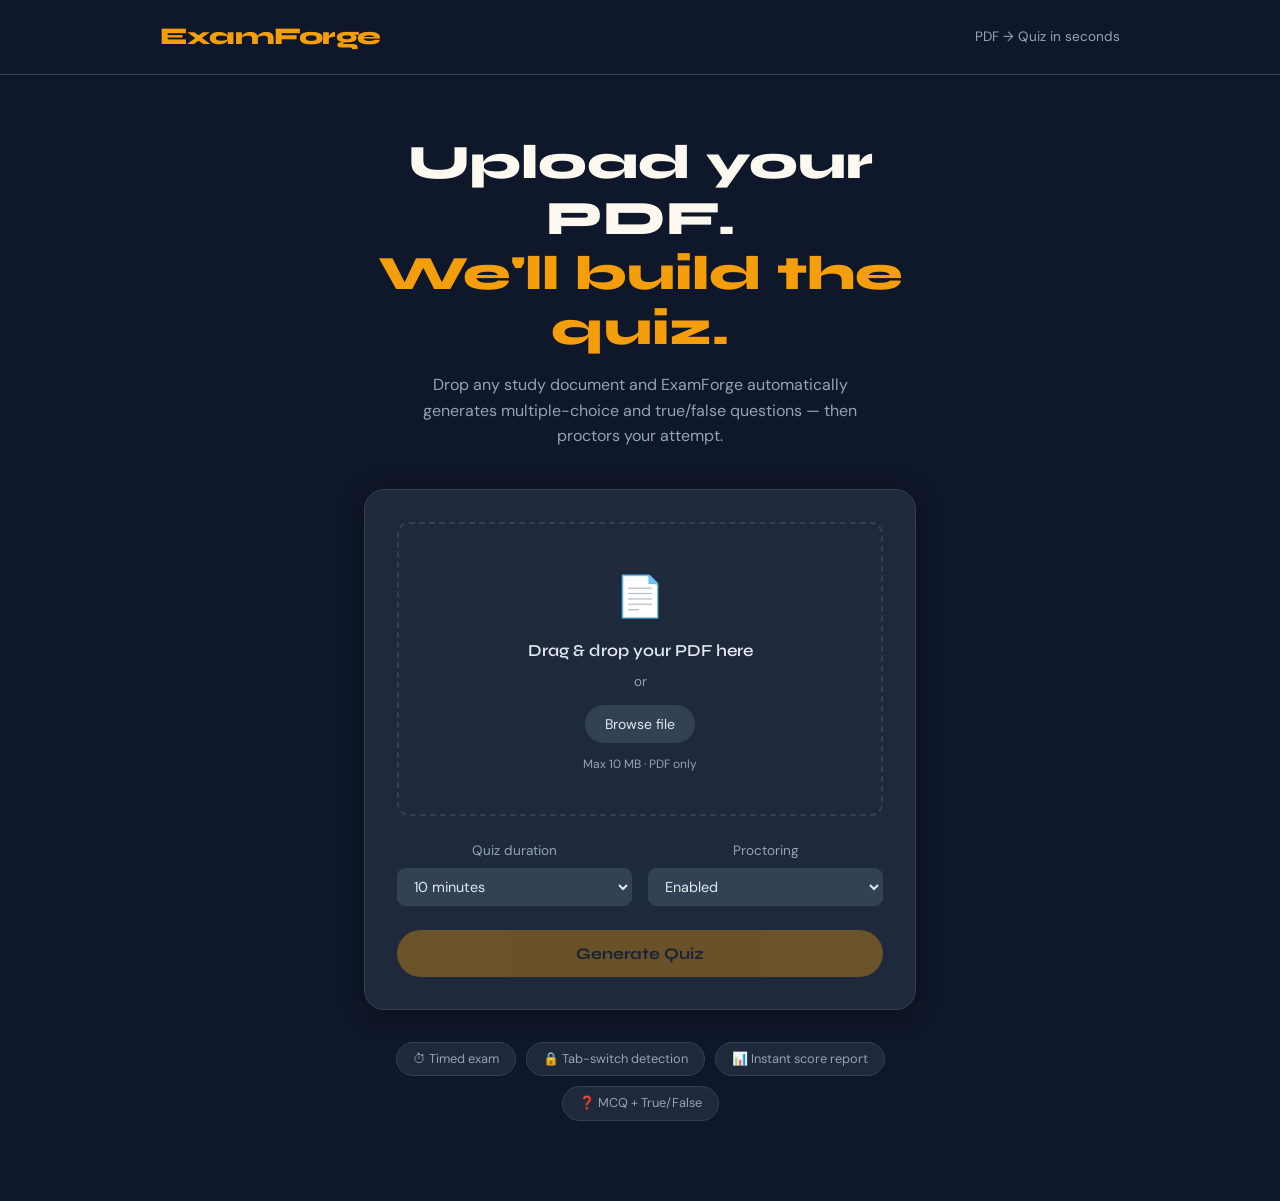
<file: frontend/index.html>
<!DOCTYPE html>
<html lang="en">
<head>
  <meta charset="UTF-8" />
  <meta name="viewport" content="width=device-width, initial-scale=1.0"/>
  <title>ExamForge — Smart Quiz Generator</title>
  <link rel="stylesheet" href="css/style.css" />
  <link href="https://fonts.googleapis.com/css2?family=Syne:wght@400;600;700;800&family=DM+Sans:wght@300;400;500&display=swap" rel="stylesheet"/>
</head>
<body>

  <!-- =============================================
       HEADER / NAV
  ============================================== -->
  <header class="site-header">
    <div class="header-inner">
      <span class="logo">ExamForge</span>
      <span class="tagline">PDF → Quiz in seconds</span>
    </div>
  </header>

  <!-- =============================================
       HERO SECTION
  ============================================== -->
  <main class="hero">
    <div class="hero-text">
      <h1>Upload your PDF.<br/><em>We'll build the quiz.</em></h1>
      <p class="hero-sub">
        Drop any study document and ExamForge automatically generates
        multiple-choice and true/false questions — then proctors your attempt.
      </p>
    </div>

    <!-- Upload Card -->
    <div class="upload-card" id="uploadCard">

      <!-- Drag & Drop Zone -->
      <div class="drop-zone" id="dropZone">
        <div class="drop-icon">📄</div>
        <p class="drop-label">Drag & drop your PDF here</p>
        <p class="drop-sub">or</p>
        <label class="btn-upload" for="pdfInput">Browse file</label>
        <input type="file" id="pdfInput" accept=".pdf" hidden />
        <p class="drop-hint">Max 10 MB · PDF only</p>
      </div>

      <!-- File selected preview (hidden initially) -->
      <div class="file-preview" id="filePreview" style="display:none;">
        <span class="file-icon">📋</span>
        <span class="file-name" id="fileName">—</span>
        <button class="btn-remove" id="removeFile" title="Remove">✕</button>
      </div>

      <!-- Settings row -->
      <div class="settings-row">
        <label class="setting-label">Quiz duration
          <select id="timerSelect" class="setting-select">
            <option value="300">5 minutes</option>
            <option value="600" selected>10 minutes</option>
            <option value="900">15 minutes</option>
            <option value="1800">30 minutes</option>
          </select>
        </label>
        <label class="setting-label">Proctoring
          <select id="proctorSelect" class="setting-select">
            <option value="on" selected>Enabled</option>
            <option value="off">Disabled</option>
          </select>
        </label>
      </div>

      <!-- Generate button -->
      <button class="btn-generate" id="generateBtn" disabled>
        Generate Quiz
      </button>

      <!-- Status messages -->
      <div class="status-msg" id="statusMsg" style="display:none;"></div>
    </div>

    <!-- Feature pills -->
    <div class="features">
      <span class="pill">⏱ Timed exam</span>
      <span class="pill">🔒 Tab-switch detection</span>
      <span class="pill">📊 Instant score report</span>
      <span class="pill">❓ MCQ + True/False</span>
    </div>
  </main>

  <script src="js/upload.js"></script>
</body>
</html>
</file>
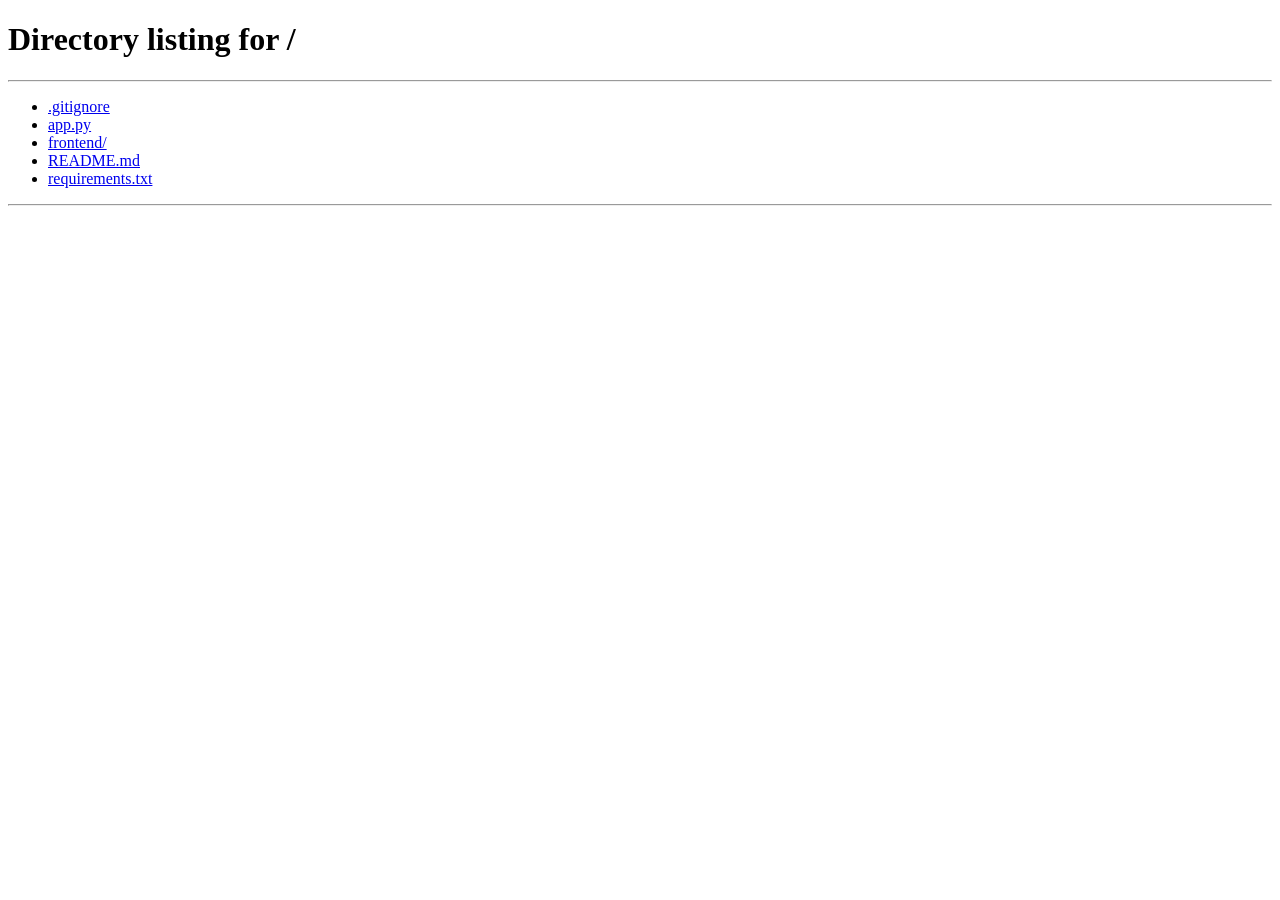
<file: frontend/quiz.html>
<!DOCTYPE html>
<html lang="en">
<head>
  <meta charset="UTF-8"/>
  <meta name="viewport" content="width=device-width, initial-scale=1.0"/>
  <title>ExamForge — Quiz</title>
  <link rel="stylesheet" href="css/style.css"/>
  <link href="https://fonts.googleapis.com/css2?family=Syne:wght@400;600;700;800&family=DM+Sans:wght@300;400;500&display=swap" rel="stylesheet"/>
</head>
<body class="quiz-body">

  <!-- =============================================
       PROCTORING WARNING BANNER
       Shown when user switches tab or goes out of fullscreen
  ============================================== -->
  <div class="proctor-banner" id="proctorBanner" style="display:none;">
    ⚠️ Warning: Tab switch or focus loss detected! This has been recorded.
    <button onclick="document.getElementById('proctorBanner').style.display='none'">Dismiss</button>
  </div>

  <!-- =============================================
       QUIZ HEADER — timer, progress, question count
  ============================================== -->
  <header class="quiz-header">
    <div class="quiz-header-inner">
      <span class="quiz-logo">ExamForge</span>

      <!-- Progress: e.g. "Question 3 / 10" -->
      <div class="quiz-progress">
        <span id="questionCounter">Question 1 / 10</span>
        <div class="progress-bar-track">
          <div class="progress-bar-fill" id="progressFill" style="width:10%"></div>
        </div>
      </div>

      <!-- Countdown timer -->
      <div class="timer-box" id="timerBox">
        <span class="timer-icon">⏱</span>
        <span id="timerDisplay">10:00</span>
      </div>
    </div>
  </header>

  <!-- =============================================
       MAIN QUIZ AREA
  ============================================== -->
  <main class="quiz-main">

    <!-- Violation counter (shows how many proctoring warnings) -->
    <div class="violation-strip" id="violationStrip" style="display:none;">
      🔴 Proctoring violations: <strong id="violationCount">0</strong>
    </div>

    <!-- Question card -->
    <div class="question-card" id="questionCard">
      <p class="question-type-label" id="questionTypeLabel">MCQ</p>
      <h2 class="question-text" id="questionText">Loading question…</h2>

      <!-- MCQ options container -->
      <div class="options-grid" id="optionsGrid"></div>

      <!-- True/False buttons -->
      <div class="tf-buttons" id="tfButtons" style="display:none;">
        <button class="tf-btn" id="trueBtn" onclick="selectTF('True')">✅ True</button>
        <button class="tf-btn" id="falseBtn" onclick="selectTF('False')">❌ False</button>
      </div>
    </div>

    <!-- Navigation -->
    <div class="quiz-nav">
      <button class="btn-nav" id="prevBtn" onclick="prevQuestion()" disabled>← Prev</button>
      <span class="nav-dots" id="navDots"></span>
      <button class="btn-nav" id="nextBtn" onclick="nextQuestion()">Next →</button>
    </div>

    <!-- Submit exam button (visible on last question) -->
    <div class="submit-row" id="submitRow" style="display:none;">
      <button class="btn-submit-exam" onclick="submitExam()">Submit Exam</button>
    </div>

  </main>

  <!-- =============================================
       FULLSCREEN PROMPT MODAL
       Asks user to go fullscreen before starting
  ============================================== -->
  <div class="modal-overlay" id="fullscreenModal">
    <div class="modal-box">
      <h2>Ready to begin?</h2>
      <p>For the best exam experience and to enable proctoring, please enter fullscreen mode.</p>
      <p class="modal-hint">Tab switches and focus changes will be recorded as violations.</p>
      <button class="btn-generate" onclick="startExam()">Enter Fullscreen & Start</button>
      <br/><br/>
      <button class="btn-skip" onclick="startExamNoFullscreen()">Start without fullscreen</button>
    </div>
  </div>

  <!-- =============================================
       TIME UP MODAL
  ============================================== -->
  <div class="modal-overlay" id="timeUpModal" style="display:none;">
    <div class="modal-box">
      <h2>⏰ Time's Up!</h2>
      <p>Your exam time has expired. Your answers have been submitted automatically.</p>
      <button class="btn-generate" onclick="submitExam()">View Results</button>
    </div>
  </div>

  <script src="js/quiz.js"></script>
</body>
</html>
</file>
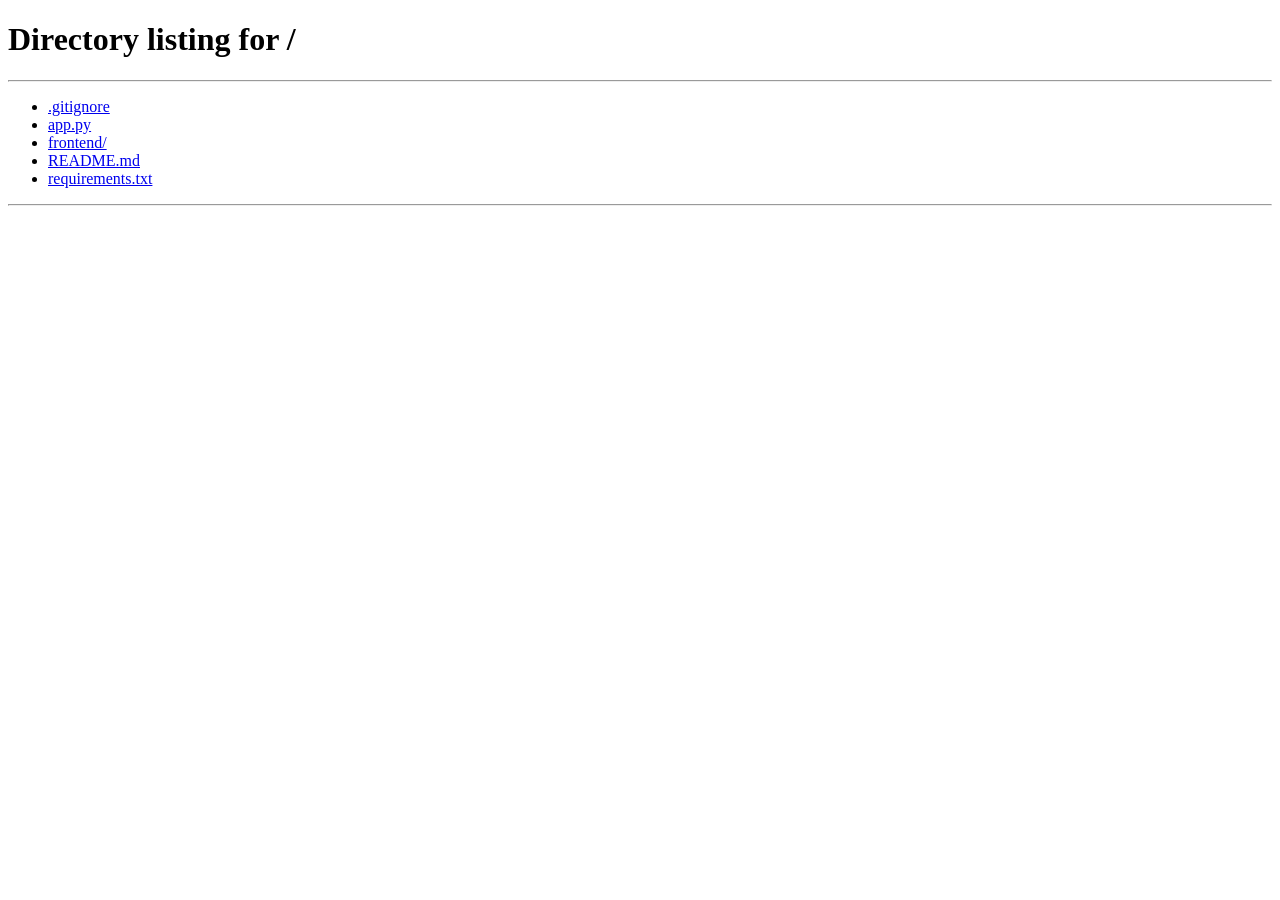
<file: frontend/results.html>
<!DOCTYPE html>
<html lang="en">
<head>
  <meta charset="UTF-8"/>
  <meta name="viewport" content="width=device-width, initial-scale=1.0"/>
  <title>ExamForge — Results</title>
  <link rel="stylesheet" href="css/style.css"/>
  <link href="https://fonts.googleapis.com/css2?family=Syne:wght@400;600;700;800&family=DM+Sans:wght@300;400;500&display=swap" rel="stylesheet"/>
</head>
<body class="results-body">

  <header class="site-header">
    <div class="header-inner">
      <span class="logo">ExamForge</span>
      <a href="/" class="btn-home">← Take another quiz</a>
    </div>
  </header>

  <main class="results-main">

    <!-- Score Summary Card -->
    <div class="score-card" id="scoreCard">
      <div class="score-circle-wrap">
        <!-- SVG donut chart for score -->
        <svg class="score-donut" viewBox="0 0 120 120">
          <circle cx="60" cy="60" r="50" class="donut-bg"/>
          <circle cx="60" cy="60" r="50" class="donut-fill" id="donutFill"
                  stroke-dasharray="0 314" stroke-dashoffset="78.5"/>
        </svg>
        <div class="score-text-inside">
          <span class="score-pct" id="scorePct">0%</span>
          <span class="score-label">Score</span>
        </div>
      </div>

      <div class="score-stats">
        <div class="stat-box correct">
          <span class="stat-num" id="statCorrect">0</span>
          <span class="stat-lbl">Correct</span>
        </div>
        <div class="stat-box wrong">
          <span class="stat-num" id="statWrong">0</span>
          <span class="stat-lbl">Wrong</span>
        </div>
        <div class="stat-box total">
          <span class="stat-num" id="statTotal">0</span>
          <span class="stat-lbl">Total</span>
        </div>
        <div class="stat-box violation">
          <span class="stat-num" id="statViolations">0</span>
          <span class="stat-lbl">Violations</span>
        </div>
      </div>

      <!-- Pass / Fail badge -->
      <div class="result-badge" id="resultBadge">—</div>

      <!-- Proctoring penalty note -->
      <p class="penalty-note" id="penaltyNote" style="display:none;"></p>
    </div>

    <!-- Question-by-question review -->
    <section class="review-section">
      <h2 class="review-heading">Answer Review</h2>
      <div id="reviewList"></div>
    </section>

  </main>

  <script src="js/results.js"></script>
</body>
</html>
</file>
<file: frontend/css/style.css>
/*
  style.css
  ---------
  Main stylesheet for ExamForge.
  Design philosophy: clean academic aesthetic — dark navy + warm amber accents.
  Feels like a serious exam tool without being sterile.
  
  Structure:
  1. CSS Variables (design tokens)
  2. Reset & base
  3. Site header
  4. Index / Upload page
  5. Quiz page
  6. Results page
  7. Shared components (buttons, modals, etc.)
  8. Animations
*/

/* =========================================
   1. CSS VARIABLES (design tokens)
========================================= */
:root {
  --navy:       #0f172a;
  --navy-2:     #1e293b;
  --navy-3:     #334155;
  --amber:      #f59e0b;
  --amber-light:#fcd34d;
  --cream:      #fef9f0;
  --text-main:  #e2e8f0;
  --text-muted: #94a3b8;
  --green:      #22c55e;
  --red:        #ef4444;
  --radius:     12px;
  --radius-lg:  20px;
  --shadow:     0 4px 24px rgba(0,0,0,0.35);
}

/* =========================================
   2. RESET & BASE
========================================= */
*, *::before, *::after { box-sizing: border-box; margin: 0; padding: 0; }

html { font-size: 16px; scroll-behavior: smooth; }

body {
  font-family: 'DM Sans', sans-serif;
  background: var(--navy);
  color: var(--text-main);
  min-height: 100vh;
  line-height: 1.6;
}

h1, h2, h3 { font-family: 'Syne', sans-serif; }

a { color: var(--amber); text-decoration: none; }
a:hover { text-decoration: underline; }

/* =========================================
   3. SITE HEADER
========================================= */
.site-header {
  border-bottom: 1px solid var(--navy-3);
  padding: 0 5vw;
}

.header-inner {
  max-width: 960px;
  margin: 0 auto;
  display: flex;
  align-items: center;
  justify-content: space-between;
  padding: 18px 0;
}

.logo {
  font-family: 'Syne', sans-serif;
  font-weight: 800;
  font-size: 1.5rem;
  color: var(--amber);
  letter-spacing: -0.5px;
}

.tagline {
  font-size: 0.85rem;
  color: var(--text-muted);
}

.btn-home {
  font-size: 0.875rem;
  color: var(--amber);
  border: 1px solid var(--amber);
  border-radius: 999px;
  padding: 6px 16px;
  transition: background 0.2s;
}
.btn-home:hover { background: rgba(245,158,11,0.1); text-decoration: none; }

/* =========================================
   4. INDEX / UPLOAD PAGE
========================================= */
.hero {
  max-width: 600px;
  margin: 0 auto;
  padding: 60px 24px 80px;
  text-align: center;
}

.hero-text h1 {
  font-size: clamp(2rem, 5vw, 3rem);
  font-weight: 800;
  line-height: 1.15;
  margin-bottom: 16px;
  color: var(--cream);
}

.hero-text h1 em {
  font-style: normal;
  color: var(--amber);
}

.hero-sub {
  color: var(--text-muted);
  font-size: 1rem;
  max-width: 480px;
  margin: 0 auto 40px;
}

/* Upload card */
.upload-card {
  background: var(--navy-2);
  border: 1px solid var(--navy-3);
  border-radius: var(--radius-lg);
  padding: 32px;
  box-shadow: var(--shadow);
  margin-bottom: 32px;
}

/* Drag & drop zone */
.drop-zone {
  border: 2px dashed var(--navy-3);
  border-radius: var(--radius);
  padding: 40px 24px;
  cursor: pointer;
  transition: border-color 0.2s, background 0.2s;
  margin-bottom: 24px;
}
.drop-zone:hover, .drop-zone.dragging {
  border-color: var(--amber);
  background: rgba(245,158,11,0.04);
}

.drop-icon { font-size: 2.5rem; margin-bottom: 10px; }
.drop-label { font-family: 'Syne', sans-serif; font-weight: 600; font-size: 1.05rem; margin-bottom: 6px; }
.drop-sub { color: var(--text-muted); font-size: 0.85rem; margin-bottom: 12px; }
.drop-hint { font-size: 0.75rem; color: var(--text-muted); margin-top: 12px; }

/* Browse label styled as button */
.btn-upload {
  display: inline-block;
  background: var(--navy-3);
  color: var(--text-main);
  padding: 8px 20px;
  border-radius: 999px;
  font-size: 0.875rem;
  cursor: pointer;
  transition: background 0.2s;
}
.btn-upload:hover { background: var(--amber); color: var(--navy); }

/* File preview row */
.file-preview {
  display: flex;
  align-items: center;
  gap: 10px;
  background: var(--navy-3);
  border-radius: var(--radius);
  padding: 10px 16px;
  margin-bottom: 24px;
}
.file-icon { font-size: 1.2rem; }
.file-name { flex: 1; font-size: 0.9rem; overflow: hidden; text-overflow: ellipsis; white-space: nowrap; }
.btn-remove { background: none; border: none; color: var(--text-muted); cursor: pointer; font-size: 1rem; padding: 0 4px; }
.btn-remove:hover { color: var(--red); }

/* Settings row */
.settings-row {
  display: flex;
  gap: 16px;
  margin-bottom: 24px;
  flex-wrap: wrap;
}
.setting-label {
  flex: 1;
  min-width: 140px;
  font-size: 0.85rem;
  color: var(--text-muted);
  display: flex;
  flex-direction: column;
  gap: 6px;
}
.setting-select {
  background: var(--navy-3);
  color: var(--text-main);
  border: 1px solid var(--navy-3);
  border-radius: 8px;
  padding: 8px 12px;
  font-family: 'DM Sans', sans-serif;
  font-size: 0.9rem;
  cursor: pointer;
  outline: none;
  transition: border-color 0.2s;
}
.setting-select:focus { border-color: var(--amber); }

/* Generate button */
.btn-generate {
  width: 100%;
  background: var(--amber);
  color: var(--navy);
  border: none;
  padding: 14px 32px;
  font-family: 'Syne', sans-serif;
  font-weight: 700;
  font-size: 1rem;
  border-radius: 999px;
  cursor: pointer;
  transition: background 0.2s, transform 0.1s, opacity 0.2s;
}
.btn-generate:hover:not(:disabled) { background: var(--amber-light); transform: translateY(-1px); }
.btn-generate:disabled { opacity: 0.35; cursor: not-allowed; }

/* Status message */
.status-msg {
  margin-top: 16px;
  padding: 12px 16px;
  border-radius: var(--radius);
  font-size: 0.875rem;
  text-align: center;
}
.status-msg.loading { background: rgba(245,158,11,0.1); color: var(--amber); }
.status-msg.error   { background: rgba(239,68,68,0.1);  color: var(--red); }
.status-msg.success { background: rgba(34,197,94,0.1);  color: var(--green); }

/* Feature pills */
.features { display: flex; gap: 10px; flex-wrap: wrap; justify-content: center; }
.pill {
  background: var(--navy-2);
  border: 1px solid var(--navy-3);
  border-radius: 999px;
  padding: 6px 16px;
  font-size: 0.8rem;
  color: var(--text-muted);
}

/* =========================================
   5. QUIZ PAGE
========================================= */
.quiz-body { background: var(--navy); }

/* Proctoring warning banner at the very top */
.proctor-banner {
  position: fixed;
  top: 0; left: 0; right: 0;
  background: var(--red);
  color: #fff;
  text-align: center;
  padding: 10px 20px;
  font-size: 0.9rem;
  z-index: 1000;
  display: flex;
  align-items: center;
  justify-content: center;
  gap: 16px;
  animation: slideDown 0.3s ease;
}
.proctor-banner button {
  background: rgba(255,255,255,0.2);
  border: none;
  color: #fff;
  padding: 4px 12px;
  border-radius: 999px;
  cursor: pointer;
  font-size: 0.8rem;
}

/* Quiz header */
.quiz-header {
  background: var(--navy-2);
  border-bottom: 1px solid var(--navy-3);
  position: sticky;
  top: 0;
  z-index: 100;
}
.quiz-header-inner {
  max-width: 800px;
  margin: 0 auto;
  padding: 14px 24px;
  display: flex;
  align-items: center;
  gap: 20px;
}
.quiz-logo { font-family: 'Syne', sans-serif; font-weight: 800; color: var(--amber); font-size: 1.1rem; flex-shrink: 0; }

/* Progress bar */
.quiz-progress { flex: 1; }
.quiz-progress span { font-size: 0.8rem; color: var(--text-muted); display: block; margin-bottom: 5px; }
.progress-bar-track { background: var(--navy-3); border-radius: 999px; height: 5px; overflow: hidden; }
.progress-bar-fill { background: var(--amber); height: 100%; border-radius: 999px; transition: width 0.4s ease; }

/* Timer */
.timer-box {
  background: var(--navy-3);
  border-radius: 999px;
  padding: 6px 16px;
  font-family: 'Syne', sans-serif;
  font-weight: 700;
  font-size: 0.95rem;
  display: flex;
  align-items: center;
  gap: 6px;
  flex-shrink: 0;
  transition: background 0.3s, color 0.3s;
}
.timer-box.warning { background: rgba(239,68,68,0.2); color: var(--red); animation: pulse 1s infinite; }
.timer-icon { font-size: 0.9rem; }

/* Violation strip */
.violation-strip {
  background: rgba(239,68,68,0.15);
  border: 1px solid rgba(239,68,68,0.3);
  color: var(--red);
  text-align: center;
  padding: 8px;
  font-size: 0.875rem;
  border-radius: var(--radius);
  margin-bottom: 20px;
}

/* Main quiz area */
.quiz-main {
  max-width: 800px;
  margin: 0 auto;
  padding: 40px 24px 100px;
}

/* Question card */
.question-card {
  background: var(--navy-2);
  border: 1px solid var(--navy-3);
  border-radius: var(--radius-lg);
  padding: 36px;
  box-shadow: var(--shadow);
  margin-bottom: 28px;
  animation: fadeInUp 0.3s ease;
}

.question-type-label {
  display: inline-block;
  background: var(--navy-3);
  color: var(--amber);
  font-size: 0.75rem;
  font-weight: 600;
  letter-spacing: 0.05em;
  text-transform: uppercase;
  padding: 4px 12px;
  border-radius: 999px;
  margin-bottom: 16px;
}

.question-text {
  font-size: 1.15rem;
  font-weight: 600;
  line-height: 1.5;
  margin-bottom: 28px;
  color: var(--cream);
}

/* MCQ options grid */
.options-grid {
  display: grid;
  gap: 12px;
}

/* Each MCQ option button */
.option-btn {
  background: var(--navy-3);
  border: 2px solid transparent;
  color: var(--text-main);
  padding: 14px 20px;
  border-radius: var(--radius);
  text-align: left;
  font-family: 'DM Sans', sans-serif;
  font-size: 0.95rem;
  cursor: pointer;
  transition: border-color 0.15s, background 0.15s;
  line-height: 1.4;
}
.option-btn:hover   { border-color: var(--amber); background: rgba(245,158,11,0.06); }
.option-btn.selected { border-color: var(--amber); background: rgba(245,158,11,0.12); color: var(--amber-light); }

/* True/False buttons */
.tf-buttons { display: flex; gap: 16px; }
.tf-btn {
  flex: 1;
  padding: 16px;
  border-radius: var(--radius);
  border: 2px solid var(--navy-3);
  background: var(--navy-3);
  color: var(--text-main);
  font-family: 'Syne', sans-serif;
  font-size: 1rem;
  font-weight: 600;
  cursor: pointer;
  transition: all 0.15s;
}
.tf-btn:hover    { border-color: var(--amber); }
.tf-btn.selected { border-color: var(--amber); background: rgba(245,158,11,0.12); color: var(--amber-light); }

/* Quiz navigation */
.quiz-nav {
  display: flex;
  align-items: center;
  justify-content: space-between;
  gap: 16px;
}

.btn-nav {
  background: var(--navy-2);
  border: 1px solid var(--navy-3);
  color: var(--text-main);
  padding: 10px 24px;
  border-radius: 999px;
  font-family: 'Syne', sans-serif;
  font-size: 0.9rem;
  cursor: pointer;
  transition: border-color 0.2s, background 0.2s;
}
.btn-nav:hover:not(:disabled) { border-color: var(--amber); color: var(--amber); }
.btn-nav:disabled { opacity: 0.3; cursor: not-allowed; }

/* Navigation dots */
.nav-dots { display: flex; gap: 6px; flex-wrap: wrap; justify-content: center; flex: 1; }
.nav-dot {
  width: 10px; height: 10px;
  border-radius: 50%;
  background: var(--navy-3);
  cursor: pointer;
  transition: background 0.2s, transform 0.15s;
}
.nav-dot.answered { background: var(--amber); }
.nav-dot.current  { background: var(--amber-light); transform: scale(1.3); }

/* Submit row */
.submit-row {
  margin-top: 24px;
  text-align: center;
}
.btn-submit-exam {
  background: var(--green);
  color: var(--navy);
  border: none;
  padding: 14px 48px;
  border-radius: 999px;
  font-family: 'Syne', sans-serif;
  font-weight: 700;
  font-size: 1rem;
  cursor: pointer;
  transition: opacity 0.2s, transform 0.1s;
}
.btn-submit-exam:hover { opacity: 0.9; transform: translateY(-1px); }

/* =========================================
   6. RESULTS PAGE
========================================= */
.results-body { background: var(--navy); }

.results-main {
  max-width: 800px;
  margin: 0 auto;
  padding: 40px 24px 80px;
}

/* Score card */
.score-card {
  background: var(--navy-2);
  border: 1px solid var(--navy-3);
  border-radius: var(--radius-lg);
  padding: 40px;
  text-align: center;
  box-shadow: var(--shadow);
  margin-bottom: 40px;
  animation: fadeInUp 0.4s ease;
}

/* Donut chart wrapper */
.score-circle-wrap {
  position: relative;
  width: 140px;
  height: 140px;
  margin: 0 auto 28px;
}

.score-donut { width: 100%; height: 100%; transform: rotate(-90deg); }
.donut-bg   { fill: none; stroke: var(--navy-3); stroke-width: 10; }
.donut-fill {
  fill: none;
  stroke: var(--amber);
  stroke-width: 10;
  stroke-linecap: round;
  transition: stroke-dasharray 1s ease;
}

.score-text-inside {
  position: absolute;
  top: 50%; left: 50%;
  transform: translate(-50%, -50%);
  text-align: center;
  line-height: 1.2;
}
.score-pct   { font-family: 'Syne', sans-serif; font-size: 1.8rem; font-weight: 800; color: var(--amber); display: block; }
.score-label { font-size: 0.75rem; color: var(--text-muted); }

/* Stats row */
.score-stats { display: flex; gap: 16px; justify-content: center; flex-wrap: wrap; margin-bottom: 24px; }
.stat-box {
  background: var(--navy-3);
  border-radius: var(--radius);
  padding: 14px 24px;
  min-width: 80px;
}
.stat-num { display: block; font-family: 'Syne', sans-serif; font-size: 1.6rem; font-weight: 800; }
.stat-lbl { font-size: 0.75rem; color: var(--text-muted); }
.stat-box.correct   .stat-num { color: var(--green); }
.stat-box.wrong     .stat-num { color: var(--red); }
.stat-box.total     .stat-num { color: var(--amber); }
.stat-box.violation .stat-num { color: var(--text-muted); }

/* Pass/Fail badge */
.result-badge {
  display: inline-block;
  padding: 8px 28px;
  border-radius: 999px;
  font-family: 'Syne', sans-serif;
  font-weight: 700;
  font-size: 1rem;
  margin-bottom: 12px;
}
.result-badge.pass { background: rgba(34,197,94,0.15); color: var(--green); border: 1px solid var(--green); }
.result-badge.fail { background: rgba(239,68,68,0.15);  color: var(--red);   border: 1px solid var(--red); }

.penalty-note { font-size: 0.85rem; color: var(--text-muted); margin-top: 8px; }

/* Review section */
.review-heading {
  font-size: 1.3rem;
  font-weight: 700;
  margin-bottom: 20px;
  color: var(--cream);
}

.review-item {
  background: var(--navy-2);
  border: 1px solid var(--navy-3);
  border-radius: var(--radius);
  padding: 20px 24px;
  margin-bottom: 14px;
  animation: fadeInUp 0.3s ease both;
}
.review-item.correct-item { border-left: 4px solid var(--green); }
.review-item.wrong-item   { border-left: 4px solid var(--red); }

.review-q-num    { font-size: 0.75rem; color: var(--text-muted); margin-bottom: 6px; }
.review-q-text   { font-weight: 500; margin-bottom: 10px; line-height: 1.4; }
.review-answers  { display: flex; gap: 20px; font-size: 0.875rem; flex-wrap: wrap; }
.answer-yours    { color: var(--text-muted); }
.answer-correct  { color: var(--green); }
.answer-yours.wrong-ans { color: var(--red); }
.review-explanation { font-size: 0.8rem; color: var(--text-muted); margin-top: 10px; border-top: 1px solid var(--navy-3); padding-top: 8px; }

/* =========================================
   7. MODAL (shared)
========================================= */
.modal-overlay {
  position: fixed;
  inset: 0;
  background: rgba(15,23,42,0.85);
  display: flex;
  align-items: center;
  justify-content: center;
  z-index: 9999;
  backdrop-filter: blur(4px);
}

.modal-box {
  background: var(--navy-2);
  border: 1px solid var(--navy-3);
  border-radius: var(--radius-lg);
  padding: 40px;
  max-width: 420px;
  width: 90%;
  text-align: center;
  box-shadow: 0 24px 64px rgba(0,0,0,0.5);
}
.modal-box h2 { margin-bottom: 14px; font-size: 1.5rem; }
.modal-box p  { color: var(--text-muted); font-size: 0.9rem; margin-bottom: 10px; }
.modal-hint   { font-size: 0.8rem !important; color: var(--red) !important; }
.btn-skip {
  background: none;
  border: none;
  color: var(--text-muted);
  font-size: 0.85rem;
  cursor: pointer;
  text-decoration: underline;
}
.btn-skip:hover { color: var(--text-main); }

/* =========================================
   8. ANIMATIONS
========================================= */
@keyframes fadeInUp {
  from { opacity: 0; transform: translateY(16px); }
  to   { opacity: 1; transform: translateY(0); }
}

@keyframes slideDown {
  from { transform: translateY(-100%); }
  to   { transform: translateY(0); }
}

@keyframes pulse {
  0%, 100% { opacity: 1; }
  50%       { opacity: 0.7; }
}

/* =========================================
   RESPONSIVE
========================================= */
@media (max-width: 600px) {
  .quiz-header-inner { flex-wrap: wrap; gap: 10px; }
  .question-card { padding: 24px; }
  .tf-buttons { flex-direction: column; }
  .score-card { padding: 24px; }
  .score-stats { gap: 10px; }
  .stat-box { padding: 10px 16px; min-width: 70px; }
}
</file>
